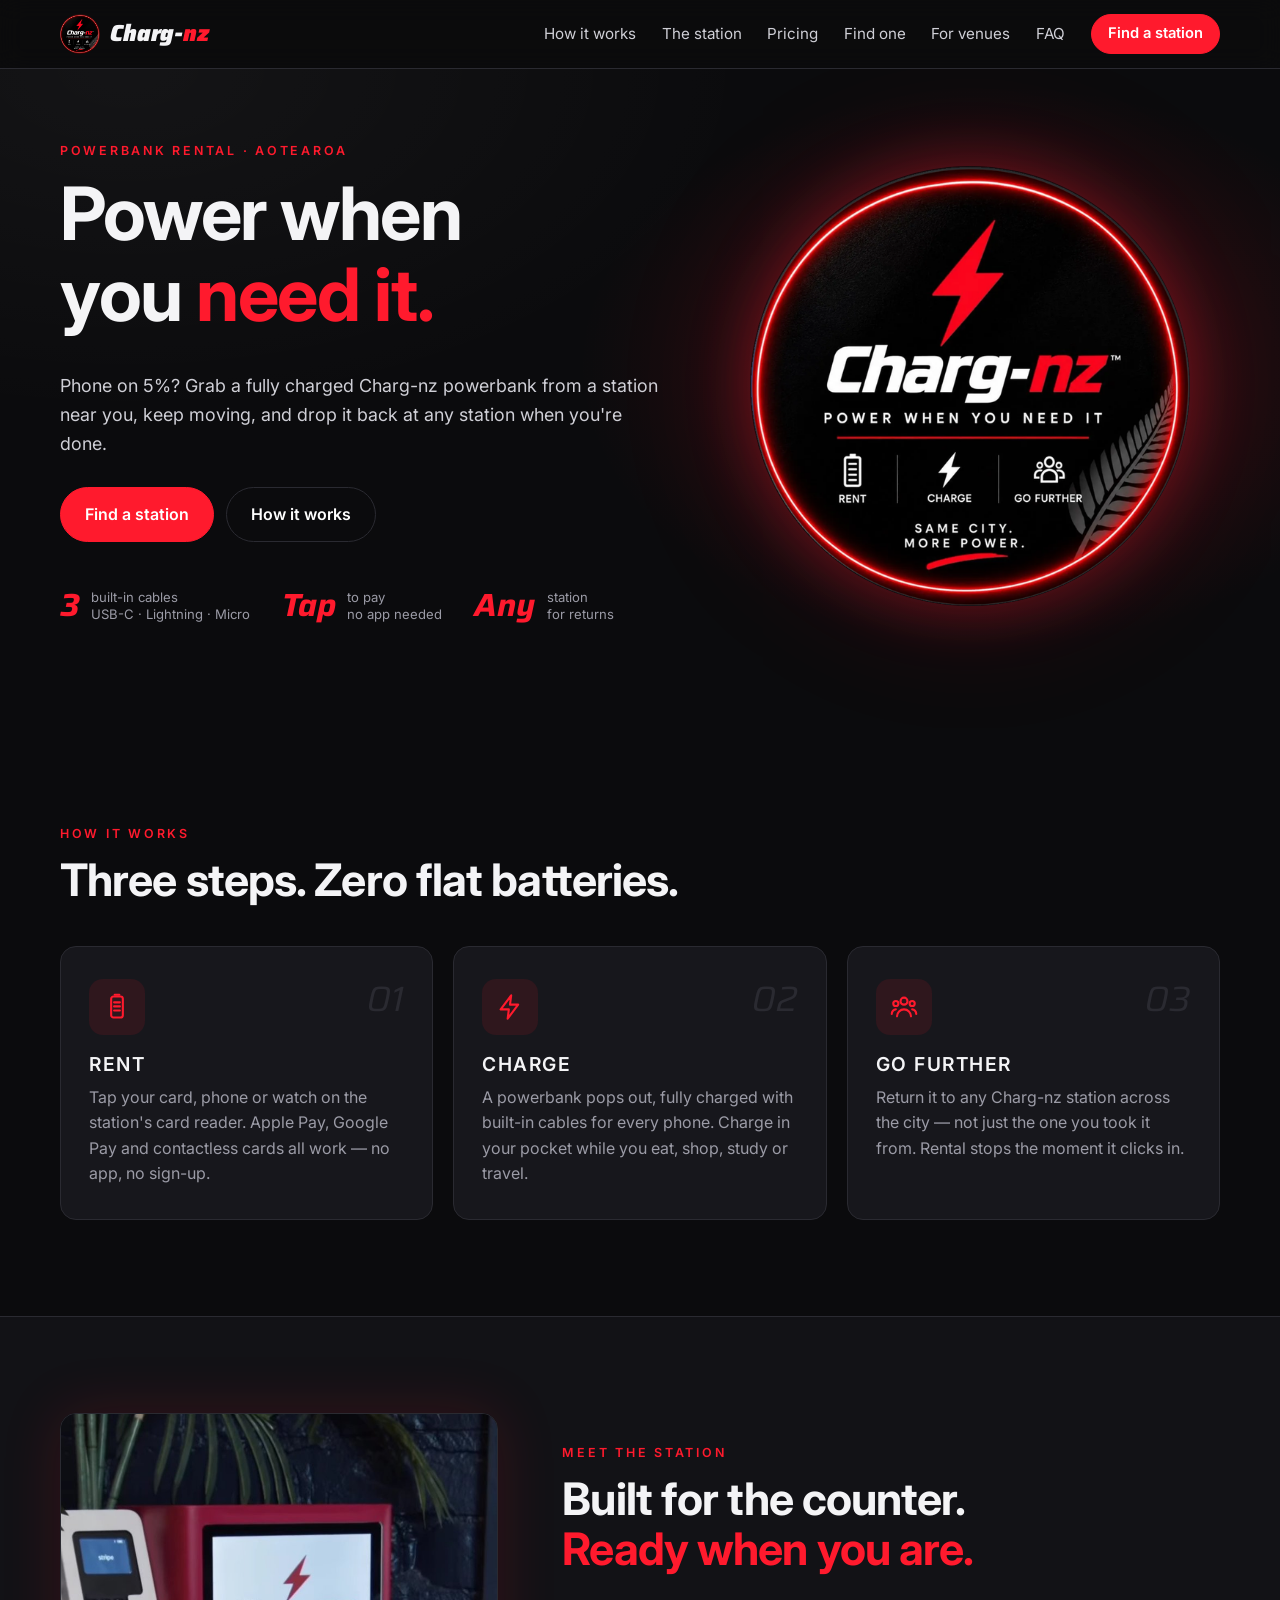
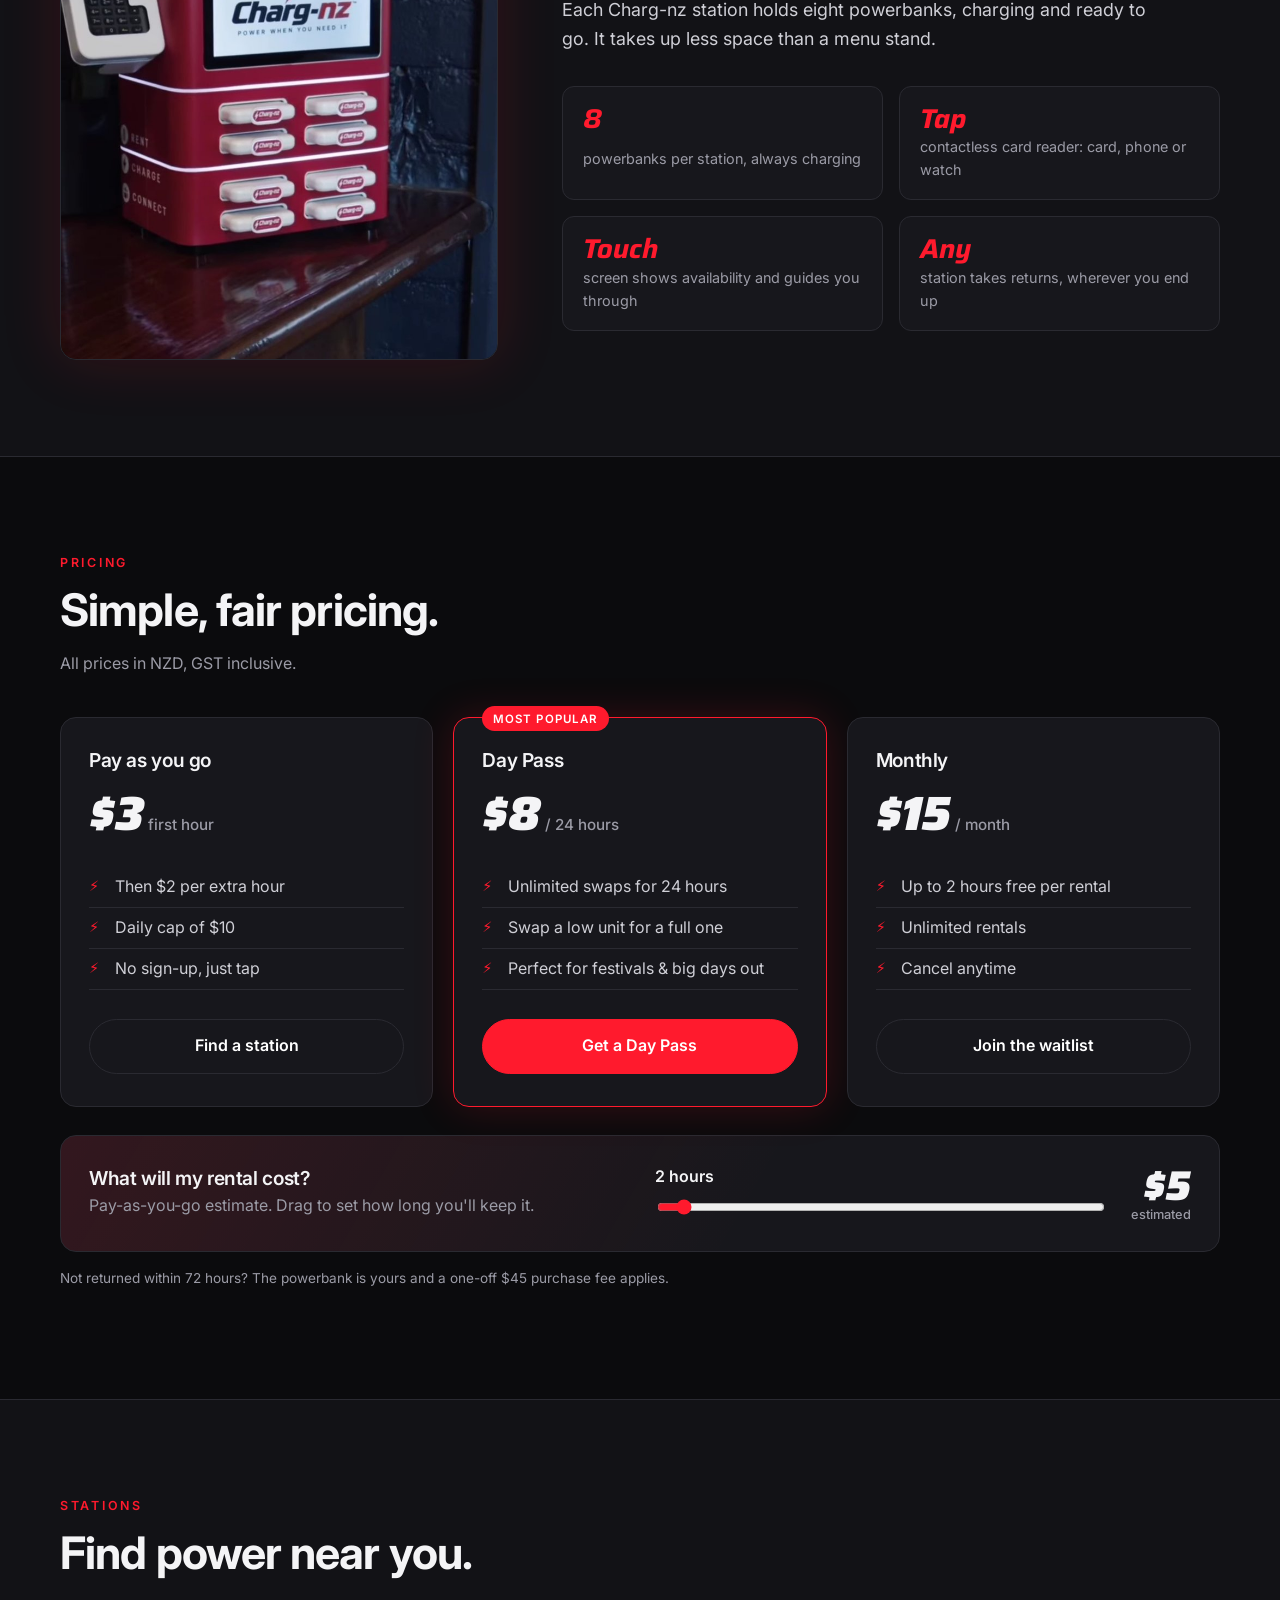
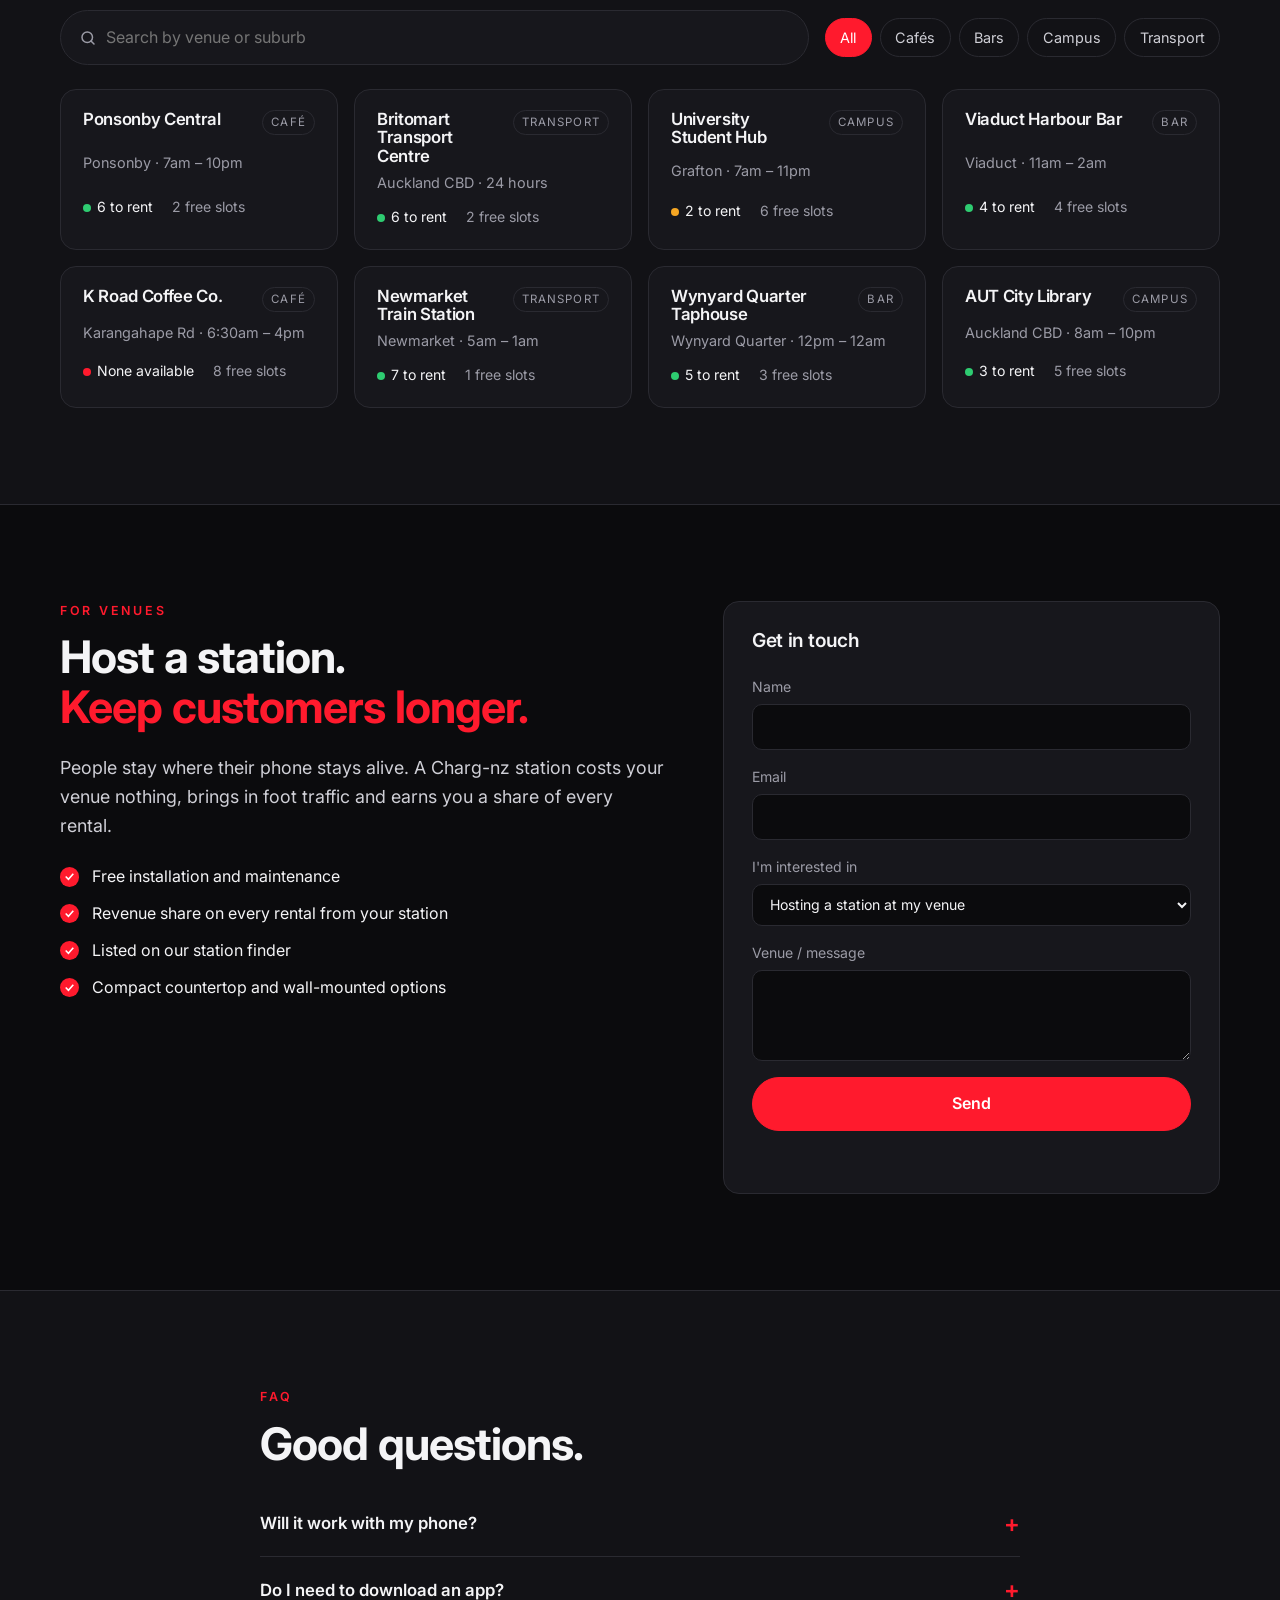
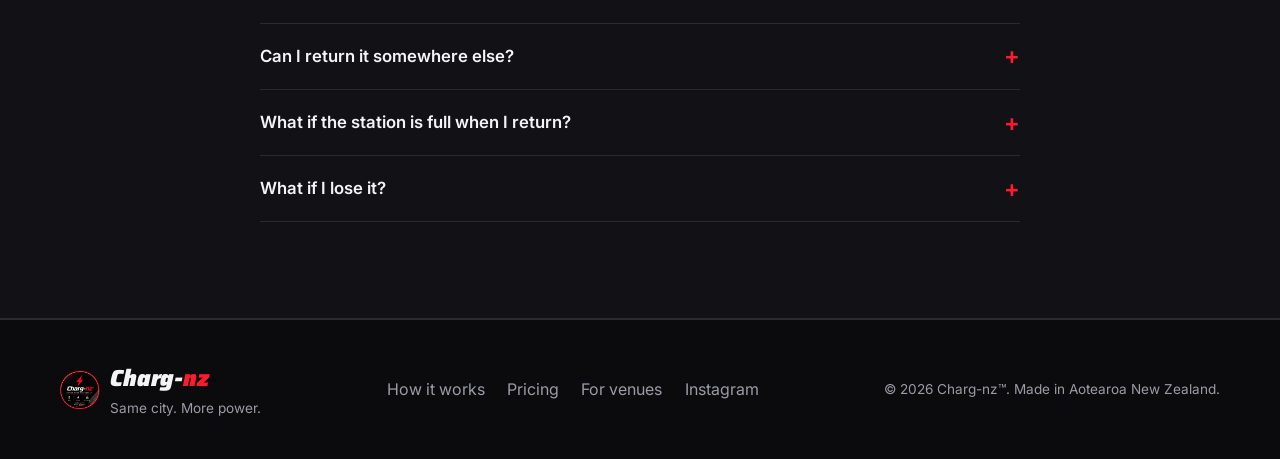
<file: charg-nz-site/index.html>
<!doctype html>
<html lang="en-NZ">
<head>
  <meta charset="utf-8">
  <meta name="viewport" content="width=device-width, initial-scale=1">
  <title>Charg-nz — Power When You Need It</title>
  <meta name="description" content="Charg-nz powerbank rental. Grab a charged powerbank from a station, charge on the go, and drop it back at any station in the city.">
  <meta name="theme-color" content="#0b0b0d">
  <link rel="icon" href="assets/logo.png">
  <link rel="preconnect" href="https://fonts.googleapis.com">
  <link rel="preconnect" href="https://fonts.gstatic.com" crossorigin>
  <link href="https://fonts.googleapis.com/css2?family=Inter:wght@400;500;600;700&family=Saira:ital,wght@1,800;1,900&display=swap" rel="stylesheet">
  <link rel="stylesheet" href="styles.css">
</head>
<body>

<header class="nav" id="top">
  <div class="wrap nav__inner">
    <a href="#top" class="brand" aria-label="Charg-nz home">
      <img src="assets/logo.png" alt="" width="40" height="40">
      <span class="wordmark">Charg-<em>nz</em></span>
    </a>
    <button class="nav__toggle" aria-expanded="false" aria-controls="nav-links" aria-label="Open menu">
      <span></span><span></span><span></span>
    </button>
    <nav id="nav-links" class="nav__links">
      <a href="#how">How it works</a>
      <a href="#station">The station</a>
      <a href="#pricing">Pricing</a>
      <a href="#stations">Find one</a>
      <a href="#partners">For venues</a>
      <a href="#faq">FAQ</a>
      <a href="#stations" class="btn btn--sm">Find a station</a>
    </nav>
  </div>
</header>

<main>
  <!-- HERO -->
  <section class="hero">
    <div class="wrap hero__grid">
      <div class="hero__copy">
        <p class="eyebrow">Powerbank rental · Aotearoa</p>
        <h1>Power when<br>you <span class="red">need it.</span></h1>
        <p class="lead">Phone on 5%? Grab a fully charged Charg-nz powerbank from a station near you, keep moving, and drop it back at any station when you're done.</p>
        <div class="hero__ctas">
          <a href="#stations" class="btn">Find a station</a>
          <a href="#how" class="btn btn--ghost">How it works</a>
        </div>
        <ul class="hero__stats">
          <li><strong>3</strong><span>built-in cables<br>USB-C · Lightning · Micro</span></li>
          <li><strong>Tap</strong><span>to pay<br>no app needed</span></li>
          <li><strong>Any</strong><span>station<br>for returns</span></li>
        </ul>
      </div>
      <div class="hero__art">
        <div class="glow-ring">
          <img src="assets/logo.png" alt="Charg-nz logo: Rent, Charge, Go Further. Same city. More power." width="600" height="600">
        </div>
      </div>
    </div>
  </section>

  <!-- HOW IT WORKS -->
  <section class="section" id="how">
    <div class="wrap">
      <p class="eyebrow">How it works</p>
      <h2>Three steps. Zero flat batteries.</h2>
      <div class="steps">
        <article class="step">
          <div class="step__icon" aria-hidden="true">
            <svg viewBox="0 0 24 24"><rect x="7" y="3" width="10" height="18" rx="2"/><path d="M10 1.5h4M9.5 8h5M9.5 11.5h5M9.5 15h5"/></svg>
          </div>
          <span class="step__num">01</span>
          <h3>Rent</h3>
          <p>Tap your card, phone or watch on the station's card reader. Apple Pay, Google Pay and contactless cards all work — no app, no sign-up.</p>
        </article>
        <article class="step">
          <div class="step__icon" aria-hidden="true">
            <svg viewBox="0 0 24 24"><path d="M13 2 4 14h7l-1 8 9-12h-7z"/></svg>
          </div>
          <span class="step__num">02</span>
          <h3>Charge</h3>
          <p>A powerbank pops out, fully charged with built-in cables for every phone. Charge in your pocket while you eat, shop, study or travel.</p>
        </article>
        <article class="step">
          <div class="step__icon" aria-hidden="true">
            <svg viewBox="0 0 24 24"><circle cx="12" cy="7" r="3"/><circle cx="5" cy="9" r="2.2"/><circle cx="19" cy="9" r="2.2"/><path d="M6 20c0-3.3 2.7-6 6-6s6 2.7 6 6M1.5 18c0-2.2 1.6-4 3.5-4M22.5 18c0-2.2-1.6-4-3.5-4"/></svg>
          </div>
          <span class="step__num">03</span>
          <h3>Go further</h3>
          <p>Return it to any Charg-nz station across the city — not just the one you took it from. Rental stops the moment it clicks in.</p>
        </article>
      </div>
    </div>
  </section>

  <!-- STATION -->
  <section class="section section--alt" id="station">
    <div class="wrap showcase">
      <figure class="showcase__img">
        <img src="assets/station.jpg" alt="A red Charg-nz station on a bar counter, with a touchscreen, eight white powerbanks and a contactless card reader on the side" width="800" height="1380" loading="lazy">
      </figure>
      <div>
        <p class="eyebrow">Meet the station</p>
        <h2>Built for the counter.<br><span class="red">Ready when you are.</span></h2>
        <p class="lead">Each Charg-nz station holds eight powerbanks, charging and ready to go. It takes up less space than a menu stand.</p>
        <ul class="features">
          <li><strong>8</strong><span>powerbanks per station, always charging</span></li>
          <li><strong>Tap</strong><span>contactless card reader: card, phone or watch</span></li>
          <li><strong>Touch</strong><span>screen shows availability and guides you through</span></li>
          <li><strong>Any</strong><span>station takes returns, wherever you end up</span></li>
        </ul>
      </div>
    </div>
  </section>

  <!-- PRICING -->
  <section class="section" id="pricing">
    <div class="wrap">
      <p class="eyebrow">Pricing</p>
      <h2>Simple, fair pricing.</h2>
      <p class="sub">All prices in NZD, GST inclusive.</p>

      <div class="plans">
        <article class="plan">
          <h3>Pay as you go</h3>
          <p class="price"><span data-price="first">$3</span><small> first hour</small></p>
          <ul>
            <li>Then <span data-price="hourly">$2</span> per extra hour</li>
            <li>Daily cap of <span data-price="daily">$10</span></li>
            <li>No sign-up, just tap</li>
          </ul>
          <a href="#stations" class="btn btn--ghost btn--block">Find a station</a>
        </article>
        <article class="plan plan--featured">
          <span class="badge">Most popular</span>
          <h3>Day Pass</h3>
          <p class="price"><span>$8</span><small> / 24 hours</small></p>
          <ul>
            <li>Unlimited swaps for 24 hours</li>
            <li>Swap a low unit for a full one</li>
            <li>Perfect for festivals &amp; big days out</li>
          </ul>
          <a href="#stations" class="btn btn--block">Get a Day Pass</a>
        </article>
        <article class="plan">
          <h3>Monthly</h3>
          <p class="price"><span>$15</span><small> / month</small></p>
          <ul>
            <li>Up to 2 hours free per rental</li>
            <li>Unlimited rentals</li>
            <li>Cancel anytime</li>
          </ul>
          <a href="#contact" class="btn btn--ghost btn--block">Join the waitlist</a>
        </article>
      </div>

      <div class="calc" aria-labelledby="calc-title">
        <div>
          <h3 id="calc-title">What will my rental cost?</h3>
          <p class="muted">Pay-as-you-go estimate. Drag to set how long you'll keep it.</p>
        </div>
        <div class="calc__control">
          <label for="hours"><span id="hours-out">2 hours</span></label>
          <input type="range" id="hours" min="1" max="24" value="2">
        </div>
        <p class="calc__total"><span id="cost-out">$5</span><small>estimated</small></p>
      </div>
      <p class="fine">Not returned within 72 hours? The powerbank is yours and a one-off $45 purchase fee applies.</p>
    </div>
  </section>

  <!-- STATIONS -->
  <section class="section section--alt" id="stations">
    <div class="wrap">
      <p class="eyebrow">Stations</p>
      <h2>Find power near you.</h2>
      <div class="finder">
        <label class="search">
          <svg viewBox="0 0 24 24" aria-hidden="true"><circle cx="11" cy="11" r="7"/><path d="m20 20-4-4"/></svg>
          <input type="search" id="station-search" placeholder="Search by venue or suburb" autocomplete="off">
        </label>
        <div class="chips" role="group" aria-label="Filter by venue type">
          <button class="chip is-active" data-filter="all">All</button>
          <button class="chip" data-filter="Café">Cafés</button>
          <button class="chip" data-filter="Bar">Bars</button>
          <button class="chip" data-filter="Campus">Campus</button>
          <button class="chip" data-filter="Transport">Transport</button>
        </div>
      </div>
      <ul class="stations" id="station-list" aria-live="polite"></ul>
      <p class="empty" id="station-empty" hidden>No stations match that search yet. <a href="#contact">Tell us where you want one.</a></p>
    </div>
  </section>

  <!-- PARTNERS -->
  <section class="section" id="partners">
    <div class="wrap partner">
      <div>
        <p class="eyebrow">For venues</p>
        <h2>Host a station.<br><span class="red">Keep customers longer.</span></h2>
        <p class="lead">People stay where their phone stays alive. A Charg-nz station costs your venue nothing, brings in foot traffic and earns you a share of every rental.</p>
        <ul class="ticks">
          <li>Free installation and maintenance</li>
          <li>Revenue share on every rental from your station</li>
          <li>Listed on our station finder</li>
          <li>Compact countertop and wall-mounted options</li>
        </ul>
      </div>
      <form class="card form" id="contact" novalidate>
        <h3>Get in touch</h3>
        <label>Name<input name="name" required autocomplete="name"></label>
        <label>Email<input name="email" type="email" required autocomplete="email"></label>
        <label>I'm interested in
          <select name="topic">
            <option>Hosting a station at my venue</option>
            <option>Monthly plan waitlist</option>
            <option>Events &amp; festivals</option>
            <option>Something else</option>
          </select>
        </label>
        <label>Venue / message<textarea name="message" rows="3"></textarea></label>
        <button class="btn btn--block" type="submit">Send</button>
        <p class="form__status" role="status"></p>
      </form>
    </div>
  </section>

  <!-- FAQ -->
  <section class="section section--alt" id="faq">
    <div class="wrap narrow">
      <p class="eyebrow">FAQ</p>
      <h2>Good questions.</h2>
      <details>
        <summary>Will it work with my phone?</summary>
        <p>Yes. Every powerbank has built-in USB-C, Lightning and Micro-USB cables, so it charges iPhone, Android, earbuds and most handheld devices.</p>
      </details>
      <details>
        <summary>Do I need to download an app?</summary>
        <p>No. Every station has a contactless card reader. Tap your card, phone or watch, pick your powerbank on the screen, and it unlocks.</p>
      </details>
      <details>
        <summary>Can I return it somewhere else?</summary>
        <p>Absolutely — that's the point. Drop it into any Charg-nz station with a free slot. You'll get a receipt as soon as it's returned.</p>
      </details>
      <details>
        <summary>What if the station is full when I return?</summary>
        <p>The station finder shows free slots in real time. If you arrive and it's full, contact us from the receipt link and we'll pause your rental while you find the next one.</p>
      </details>
      <details>
        <summary>What if I lose it?</summary>
        <p>If a powerbank isn't returned within 72 hours, it's yours to keep and a one-off purchase fee is charged. No further rental fees apply.</p>
      </details>
    </div>
  </section>
</main>

<footer class="footer">
  <div class="wrap footer__inner">
    <div class="brand">
      <img src="assets/logo.png" alt="" width="40" height="40">
      <div>
        <span class="wordmark">Charg-<em>nz</em></span>
        <p class="muted">Same city. More power.</p>
      </div>
    </div>
    <nav class="footer__links" aria-label="Footer">
      <a href="#how">How it works</a>
      <a href="#pricing">Pricing</a>
      <a href="#partners">For venues</a>
      <a href="https://www.instagram.com/" rel="noopener">Instagram</a>
    </nav>
    <p class="muted small">© <span id="year"></span> Charg-nz™. Made in Aotearoa New Zealand.</p>
  </div>
</footer>

<script src="script.js"></script>
</body>
</html>
</file>
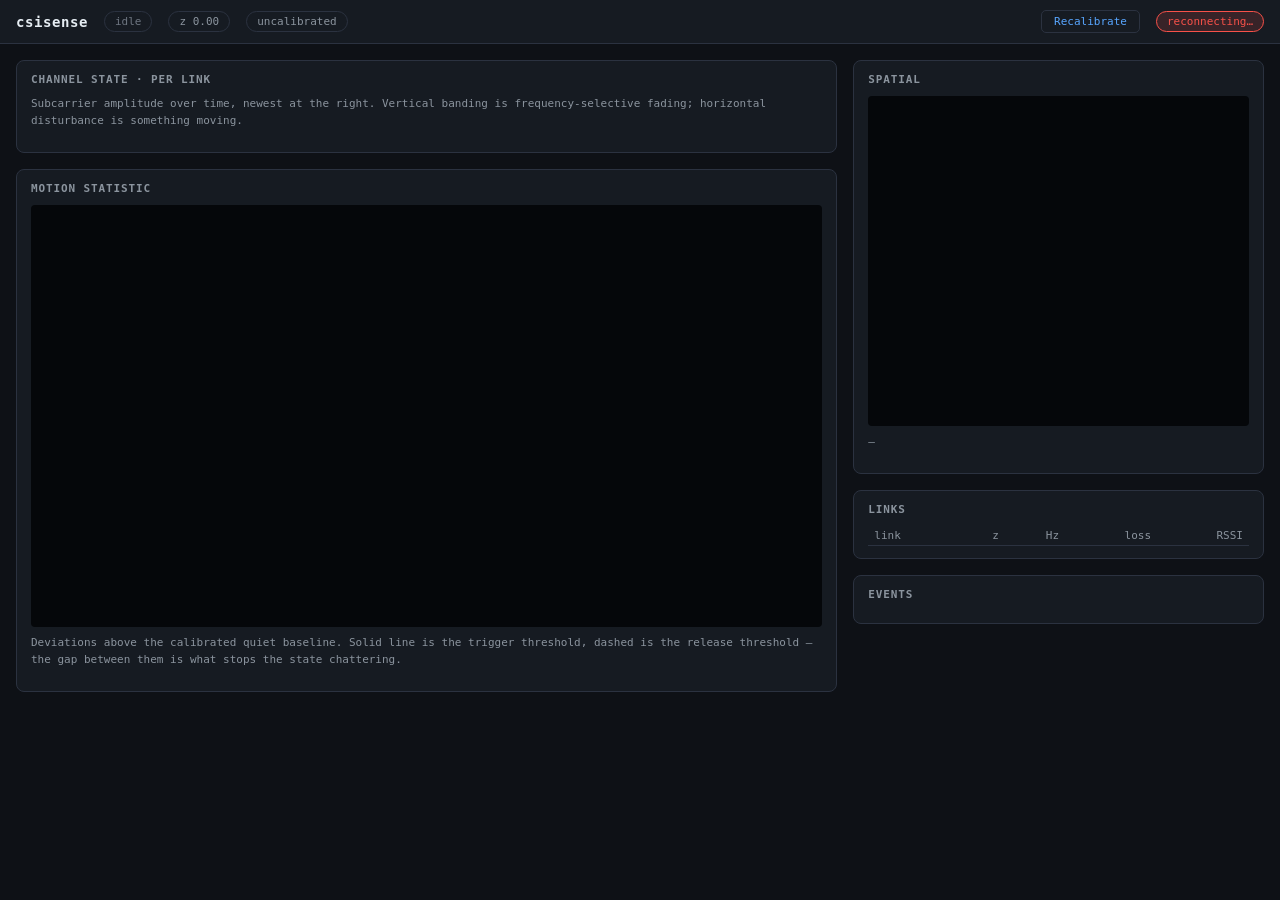
<file: src/csisense/web/static/index.html>
<!doctype html>
<html lang="en">
<head>
<meta charset="utf-8">
<meta name="viewport" content="width=device-width, initial-scale=1">
<title>csisense</title>
<style>
  :root {
    --bg: #0e1116; --panel: #161b22; --line: #2b3240;
    --text: #e6edf3; --dim: #8b949e;
    --idle: #6e7681; --motion: #3fb950; --still: #d29922; --bad: #f85149;
    --accent: #58a6ff;
    font-family: ui-monospace, SFMono-Regular, Menlo, monospace;
  }
  * { box-sizing: border-box; }
  body { margin: 0; background: var(--bg); color: var(--text); font-size: 13px; }
  header {
    display: flex; align-items: center; gap: 16px; flex-wrap: wrap;
    padding: 10px 16px; border-bottom: 1px solid var(--line); background: var(--panel);
    position: sticky; top: 0; z-index: 10;
  }
  h1 { font-size: 14px; margin: 0; font-weight: 600; letter-spacing: .04em; }
  .spacer { flex: 1; }
  .pill {
    padding: 3px 10px; border-radius: 999px; font-size: 11px;
    border: 1px solid var(--line); color: var(--dim);
  }
  .pill.state-motion { background: rgba(63,185,80,.15); color: var(--motion);
    border-color: var(--motion); }
  .pill.state-occupied_still { background: rgba(210,153,34,.15); color: var(--still);
    border-color: var(--still); }
  .pill.state-idle { color: var(--idle); }
  .pill.warn { background: rgba(248,81,73,.15); color: var(--bad); border-color: var(--bad); }
  main { padding: 16px; display: grid; gap: 16px; grid-template-columns: 1fr; }
  @media (min-width: 1100px) { main { grid-template-columns: 2fr 1fr; } }
  section {
    background: var(--panel); border: 1px solid var(--line);
    border-radius: 8px; padding: 12px 14px;
  }
  section > h2 {
    font-size: 11px; text-transform: uppercase; letter-spacing: .08em;
    color: var(--dim); margin: 0 0 10px; font-weight: 600;
  }
  canvas { width: 100%; display: block; border-radius: 4px; background: #05070a; }
  .link-block { margin-bottom: 14px; }
  .link-head {
    display: flex; justify-content: space-between; align-items: baseline;
    margin-bottom: 4px; font-size: 11px; color: var(--dim);
  }
  .link-head b { color: var(--text); font-weight: 600; }
  .unhealthy { color: var(--bad); }
  table { width: 100%; border-collapse: collapse; font-size: 11px; }
  th, td { text-align: right; padding: 3px 6px; border-bottom: 1px solid var(--line); }
  th:first-child, td:first-child { text-align: left; }
  th { color: var(--dim); font-weight: 500; }
  .caption { color: var(--dim); font-size: 11px; margin-top: 8px; line-height: 1.5; }
  .notice {
    border-left: 2px solid var(--still); padding: 8px 10px; margin-top: 8px;
    background: rgba(210,153,34,.08); color: var(--dim); line-height: 1.5;
  }
  #events { max-height: 260px; overflow-y: auto; font-size: 11px; }
  #events div { padding: 3px 0; border-bottom: 1px solid var(--line); color: var(--dim); }
  #events b { color: var(--text); }
  button {
    background: transparent; color: var(--accent); border: 1px solid var(--line);
    border-radius: 5px; padding: 4px 12px; font: inherit; font-size: 11px; cursor: pointer;
  }
  button:hover { border-color: var(--accent); }
</style>
</head>
<body>
<header>
  <h1>csisense</h1>
  <span id="state" class="pill state-idle">idle</span>
  <span id="stat" class="pill">z 0.00</span>
  <span id="calib" class="pill">uncalibrated</span>
  <span class="spacer"></span>
  <button id="recalibrate">Recalibrate</button>
  <span id="conn" class="pill">connecting…</span>
</header>

<main>
  <div style="display:grid;gap:16px">
    <section>
      <h2>Channel state · per link</h2>
      <div id="waterfalls"></div>
      <p class="caption">
        Subcarrier amplitude over time, newest at the right. Vertical banding is
        frequency-selective fading; horizontal disturbance is something moving.
      </p>
    </section>

    <section>
      <h2>Motion statistic</h2>
      <canvas id="trace" height="160"></canvas>
      <p class="caption">
        Deviations above the calibrated quiet baseline. Solid line is the
        trigger threshold, dashed is the release threshold — the gap between
        them is what stops the state chattering.
      </p>
    </section>
  </div>

  <div style="display:grid;gap:16px;align-content:start">
    <section>
      <h2>Spatial</h2>
      <canvas id="rti" height="260"></canvas>
      <p class="caption" id="rti-caption">—</p>
      <div class="notice" id="rti-notice" hidden></div>
    </section>

    <section>
      <h2>Links</h2>
      <table id="links">
        <thead><tr><th>link</th><th>z</th><th>Hz</th><th>loss</th><th>RSSI</th></tr></thead>
        <tbody></tbody>
      </table>
    </section>

    <section>
      <h2>Events</h2>
      <div id="events"></div>
    </section>
  </div>
</main>

<script>
"use strict";

const el = (id) => document.getElementById(id);
const waterfalls = new Map();   // link_id -> {canvas, ctx, buffer, bctx, head}
const traces = new Map();       // link_id -> number[]  (client-side scrollback)
const eventLog = [];            // newest last
const ellipseCache = new Map(); // link_id -> static ellipse points
const TRACE_HISTORY = 300;
let latest = null;

// --- connection -----------------------------------------------------------

function connect() {
  const proto = location.protocol === "https:" ? "wss:" : "ws:";
  const ws = new WebSocket(`${proto}//${location.host}/ws/live`);

  ws.onopen = () => { el("conn").textContent = "live"; el("conn").className = "pill"; };
  ws.onclose = () => {
    el("conn").textContent = "reconnecting…";
    el("conn").className = "pill warn";
    setTimeout(connect, 1000);
  };
  ws.onmessage = (ev) => {
    const msg = JSON.parse(ev.data);
    // Traces and events arrive incrementally; the client keeps the history.
    if (msg.full) { traces.clear(); eventLog.length = 0; }
    for (const [linkId, values] of Object.entries(msg.traces || {})) {
      const buf = traces.get(linkId) || [];
      buf.push(...values);
      if (buf.length > TRACE_HISTORY) buf.splice(0, buf.length - TRACE_HISTORY);
      traces.set(linkId, buf);
    }
    for (const e of msg.events || []) eventLog.push(e);
    if (eventLog.length > 60) eventLog.splice(0, eventLog.length - 60);
    latest = msg;
    render(msg);
  };
}

el("recalibrate").onclick = async () => {
  await fetch("/api/calibrate", { method: "POST" });
};

// --- waterfall ------------------------------------------------------------

function ensureWaterfall(linkId) {
  let entry = waterfalls.get(linkId);
  if (entry) return entry;

  const block = document.createElement("div");
  block.className = "link-block";
  const head = document.createElement("div");
  head.className = "link-head";
  head.innerHTML = `<b>${linkId}</b><span class="meta"></span>`;
  const canvas = document.createElement("canvas");
  canvas.height = 96;
  block.append(head, canvas);
  el("waterfalls").append(block);

  entry = { canvas, ctx: canvas.getContext("2d"), head: head.querySelector(".meta") };
  waterfalls.set(linkId, entry);
  return entry;
}

// Perceptually ordered ramp: dark -> blue -> green -> yellow. Monotonic in
// lightness so intensity reads correctly in greyscale too.
function colour(v) {
  const stops = [
    [0.00, 5, 7, 10], [0.25, 20, 50, 90], [0.50, 30, 120, 130],
    [0.75, 90, 190, 90], [1.00, 250, 230, 130],
  ];
  for (let i = 1; i < stops.length; i++) {
    if (v <= stops[i][0]) {
      const [p0, r0, g0, b0] = stops[i - 1], [p1, r1, g1, b1] = stops[i];
      const t = (v - p0) / (p1 - p0);
      return [r0 + (r1 - r0) * t, g0 + (g1 - g0) * t, b0 + (b1 - b0) * t];
    }
  }
  return [250, 230, 130];
}

const HISTORY = 512;   // columns of scrollback kept client-side

// The server sends only the columns added since the last tick -- usually one.
// Each link keeps its own offscreen buffer and scrolls it left, which is both
// far cheaper than redrawing history and the reason the uplink stays at a few
// kB/s instead of megabytes.
function drawWaterfall(linkId, wf, meta, isFull) {
  const entry = ensureWaterfall(linkId);
  const { canvas, ctx, head } = entry;
  const { rows, cols, data } = wf;
  if (!rows || !cols) return;

  if (!entry.buffer || entry.buffer.height !== cols) {
    entry.buffer = document.createElement("canvas");
    entry.buffer.width = HISTORY;
    entry.buffer.height = cols;
    entry.bctx = entry.buffer.getContext("2d");
    entry.bctx.fillStyle = "#05070a";
    entry.bctx.fillRect(0, 0, HISTORY, cols);
  }
  const bctx = entry.bctx;

  if (isFull) {
    bctx.fillStyle = "#05070a";
    bctx.fillRect(0, 0, HISTORY, cols);
  } else {
    // Scroll left by the number of new columns.
    bctx.drawImage(entry.buffer, -rows, 0);
  }

  // Rows are time (oldest first), cols are subcarriers. Drawn transposed so
  // time runs left-to-right, which is how a spectrogram is normally read.
  const img = bctx.createImageData(rows, cols);
  for (let t = 0; t < rows; t++) {
    for (let c = 0; c < cols; c++) {
      const v = data[t * cols + c] / 255;
      const [r, g, b] = colour(v);
      const px = ((cols - 1 - c) * rows + t) * 4;
      img.data[px] = r; img.data[px + 1] = g; img.data[px + 2] = b; img.data[px + 3] = 255;
    }
  }
  bctx.putImageData(img, HISTORY - rows, 0);

  const width = canvas.clientWidth || 600;
  if (canvas.width !== width) canvas.width = width;
  ctx.imageSmoothingEnabled = false;
  ctx.drawImage(entry.buffer, 0, 0, canvas.width, canvas.height);

  if (meta) {
    const cls = meta.healthy ? "" : "unhealthy";
    head.innerHTML = `<span class="${cls}">` +
      `${meta.rate_hz.toFixed(0)} Hz · ${meta.loss_pct_1m.toFixed(1)}% loss · ` +
      `${meta.rssi.toFixed(0)} dBm · gain ${meta.gain_locked ? "locked" : "free"}` +
      `</span>`;
  }
}

// --- motion trace ---------------------------------------------------------

function drawTrace(state) {
  const canvas = el("trace");
  const width = canvas.clientWidth || 600;
  if (canvas.width !== width) canvas.width = width;
  const ctx = canvas.getContext("2d");
  const h = canvas.height;

  ctx.fillStyle = "#05070a";
  ctx.fillRect(0, 0, width, h);

  const series = [...traces.entries()];
  if (!series.length) return;

  let peak = Math.max(state.k_on * 1.4, 4);
  for (const [, values] of series) for (const v of values) peak = Math.max(peak, v);
  const y = (v) => h - (v / peak) * (h - 12) - 6;

  // Thresholds first, so the traces draw over them.
  ctx.strokeStyle = "#f85149"; ctx.lineWidth = 1; ctx.setLineDash([]);
  ctx.beginPath(); ctx.moveTo(0, y(state.k_on)); ctx.lineTo(width, y(state.k_on)); ctx.stroke();
  ctx.strokeStyle = "#d29922"; ctx.setLineDash([4, 4]);
  ctx.beginPath(); ctx.moveTo(0, y(state.k_off)); ctx.lineTo(width, y(state.k_off)); ctx.stroke();
  ctx.setLineDash([]);

  const palette = ["#58a6ff", "#3fb950", "#d29922", "#bc8cff", "#f85149"];
  series.forEach(([linkId, values], i) => {
    ctx.strokeStyle = palette[i % palette.length];
    ctx.lineWidth = 1.5;
    ctx.beginPath();
    values.forEach((v, j) => {
      const px = (j / Math.max(values.length - 1, 1)) * width;
      j ? ctx.lineTo(px, y(v)) : ctx.moveTo(px, y(v));
    });
    ctx.stroke();
    ctx.fillStyle = palette[i % palette.length];
    ctx.font = "10px ui-monospace, monospace";
    ctx.fillText(linkId, 6, 12 + i * 12);
  });

  ctx.fillStyle = "#8b949e";
  ctx.font = "10px ui-monospace, monospace";
  ctx.fillText(`k_on ${state.k_on}`, width - 62, y(state.k_on) - 3);
}

// --- spatial panel --------------------------------------------------------

function drawRti(rti) {
  const canvas = el("rti");
  const width = canvas.clientWidth || 320;
  if (canvas.width !== width) canvas.width = width;
  const ctx = canvas.getContext("2d");
  const h = canvas.height;
  ctx.fillStyle = "#05070a";
  ctx.fillRect(0, 0, width, h);

  if (!rti) { el("rti-caption").textContent = "no geometry configured"; return; }
  el("rti-caption").textContent = rti.caption || "";

  const notice = el("rti-notice");
  if (!rti.enabled && rti.reason) {
    notice.hidden = false;
    notice.textContent = rti.reason;
  } else {
    notice.hidden = true;
  }

  const room = rti.room || [5, 4];
  const pad = 14;
  const scale = Math.min((width - 2 * pad) / room[0], (h - 2 * pad) / room[1]);
  const X = (x) => pad + x * scale;
  const Y = (y) => h - pad - y * scale;

  ctx.strokeStyle = "#2b3240";
  ctx.strokeRect(X(0), Y(room[1]), room[0] * scale, room[1] * scale);

  if (rti.image) {
    // Confidence drives alpha, so regions the geometry cannot constrain fade
    // out rather than rendering as a confident blob. No contours: a contour
    // implies an edge, and this data has none.
    const [ny, nx] = rti.shape;
    const cw = (room[0] * scale) / nx, ch = (room[1] * scale) / ny;
    for (let j = 0; j < ny; j++) {
      for (let i = 0; i < nx; i++) {
        const v = rti.image[j * nx + i] / 255;
        const conf = rti.confidence[j * nx + i] / 255;
        if (v < 0.15) continue;
        const [r, g, b] = colour(v);
        ctx.fillStyle = `rgba(${r|0},${g|0},${b|0},${(v * conf).toFixed(3)})`;
        ctx.fillRect(X(i * room[0] / nx), Y((j + 1) * room[1] / ny), cw + 1, ch + 1);
      }
    }
    if (rti.peak_xy) {
      ctx.strokeStyle = "#e6edf3"; ctx.lineWidth = 1.5;
      ctx.beginPath();
      ctx.arc(X(rti.peak_xy[0]), Y(rti.peak_xy[1]), 5, 0, 2 * Math.PI);
      ctx.stroke();
    }
  } else if (rti.ellipses) {
    // The honest low-link view: a disturbance on a link means something is
    // somewhere on that curve. No point estimate is drawn, because none exists.
    for (const e of rti.ellipses) {
      // Points arrive only on a full payload; keep them across updates.
      if (e.points) ellipseCache.set(e.link_id, e.points);
      const points = e.points || ellipseCache.get(e.link_id);
      if (!points) continue;
      const hot = Math.min(Math.max(e.z / 8, 0), 1);
      ctx.strokeStyle = `rgba(${88 + hot * 160},${166 - hot * 80},${255 - hot * 160},${0.25 + hot * 0.7})`;
      ctx.lineWidth = 1 + hot * 2;
      ctx.beginPath();
      points.forEach(([x, y], i) => (i ? ctx.lineTo(X(x), Y(y)) : ctx.moveTo(X(x), Y(y))));
      ctx.closePath();
      ctx.stroke();
    }
    for (const n of rti.nodes || []) {
      ctx.fillStyle = "#58a6ff";
      ctx.beginPath();
      ctx.arc(X(n.xy[0]), Y(n.xy[1]), 3.5, 0, 2 * Math.PI);
      ctx.fill();
    }
  }
}

// --- render ---------------------------------------------------------------

function render(state) {
  const badge = el("state");
  badge.textContent = state.presence.replace("_", " ");
  badge.className = `pill state-${state.presence}`;

  el("stat").textContent = `z ${state.motion_stat.toFixed(2)}`;

  const calib = el("calib");
  if (state.blind) {
    calib.textContent = "no healthy link";
    calib.className = "pill warn";
  } else if (!state.calibrated) {
    const pct = (state.calibration_progress * 100).toFixed(0);
    calib.textContent = state.calibration_progress > 0
      ? `calibrating ${pct}%` : "uncalibrated";
    calib.className = "pill warn";
  } else {
    calib.textContent = "calibrated";
    calib.className = "pill";
  }

  for (const [linkId, wf] of Object.entries(state.waterfall || {})) {
    drawWaterfall(linkId, wf, (state.links || {})[linkId], state.full);
  }
  drawTrace(state);
  drawRti(state.rti);

  const tbody = el("links").querySelector("tbody");
  tbody.innerHTML = "";
  for (const [linkId, m] of Object.entries(state.links || {})) {
    const tr = document.createElement("tr");
    if (!m.healthy) tr.className = "unhealthy";
    tr.innerHTML = `<td>${linkId}</td><td>${m.z.toFixed(2)}</td>` +
      `<td>${m.rate_hz.toFixed(0)}</td><td>${m.loss_pct_1m.toFixed(1)}%</td>` +
      `<td>${m.rssi.toFixed(0)}</td>`;
    tbody.append(tr);
  }

  const events = el("events");
  events.innerHTML = "";
  for (const e of eventLog.slice().reverse()) {
    const div = document.createElement("div");
    if (e.kind === "presence") {
      div.innerHTML = `<b>${e.previous} → ${e.state}</b> z=${e.stat} (${e.reason})`;
    } else if (e.kind === "gesture") {
      div.innerHTML = `<b>${e.gesture}</b> ${(e.confidence * 100).toFixed(0)}% [${e.tier}]`;
    } else {
      div.textContent = `${e.link_id} ${e.rate_hz} Hz, ${e.loss_pct_1m}% loss`;
    }
    events.append(div);
  }
}

// Re-render on resize without consuming the buffer again: the incremental
// columns have already been drawn, so only the blit needs repeating.
window.addEventListener("resize", () => {
  for (const entry of waterfalls.values()) {
    if (!entry.buffer) continue;
    const w = entry.canvas.clientWidth || 600;
    if (entry.canvas.width !== w) entry.canvas.width = w;
    entry.ctx.imageSmoothingEnabled = false;
    entry.ctx.drawImage(entry.buffer, 0, 0, entry.canvas.width, entry.canvas.height);
  }
  if (latest) { drawTrace(latest); drawRti(latest.rti); }
});
connect();
</script>
</body>
</html>
</file>
<file: charg-nz-site/styles.css>
:root {
  --bg: #0b0b0d;
  --bg-alt: #121216;
  --card: #17171c;
  --line: #2a2a31;
  --text: #f4f4f6;
  --muted: #9b9ba6;
  --red: #ff1a2d;
  --red-deep: #c50f1f;
  --glow: 0 0 24px rgba(255, 26, 45, .45);
  --radius: 16px;
  --font: "Inter", system-ui, -apple-system, "Segoe UI", sans-serif;
  --display: "Saira", "Inter", sans-serif;
}

*, *::before, *::after { box-sizing: border-box; }
html { scroll-behavior: smooth; scroll-padding-top: 80px; }
body {
  margin: 0;
  background: var(--bg);
  color: var(--text);
  font: 400 16px/1.6 var(--font);
  -webkit-font-smoothing: antialiased;
}
img { max-width: 100%; height: auto; display: block; }
a { color: inherit; }
h1, h2, h3 { line-height: 1.1; margin: 0 0 .5em; letter-spacing: -.02em; }
h1 { font-size: clamp(2.6rem, 6vw, 4.6rem); font-weight: 700; }
h2 { font-size: clamp(1.9rem, 4vw, 2.8rem); font-weight: 700; }
h3 { font-size: 1.2rem; font-weight: 600; }
p { margin: 0 0 1em; }

.wrap { width: min(1160px, 100% - 32px); margin-inline: auto; }
.narrow { max-width: 760px; }
.red { color: var(--red); }
.muted { color: var(--muted); }
.small { font-size: .85rem; }
.eyebrow {
  color: var(--red); text-transform: uppercase; letter-spacing: .22em;
  font-size: .78rem; font-weight: 600; margin-bottom: .8rem;
}
.lead { font-size: 1.12rem; color: #cfcfd6; max-width: 34em; }
.sub { color: var(--muted); margin-top: -.4em; }
.wordmark {
  font-family: var(--display); font-style: italic; font-weight: 900;
  font-size: 1.45rem; letter-spacing: -.01em;
}
.wordmark em { color: var(--red); font-style: inherit; }

/* Buttons */
.btn {
  display: inline-flex; align-items: center; justify-content: center; gap: .5em;
  padding: .85em 1.5em; border-radius: 999px; border: 1.5px solid var(--red);
  background: var(--red); color: #fff; font-weight: 600; text-decoration: none;
  cursor: pointer; font: inherit; font-weight: 600;
  transition: box-shadow .2s, transform .2s, background .2s;
}
.btn:hover { box-shadow: var(--glow); transform: translateY(-1px); }
.btn:focus-visible, .chip:focus-visible, summary:focus-visible { outline: 2px solid #fff; outline-offset: 3px; }
.btn--ghost { background: transparent; border-color: var(--line); }
.btn--ghost:hover { border-color: var(--red); }
.btn--sm { padding: .5em 1.1em; font-size: .92rem; }
.btn--block { width: 100%; }

/* Nav */
.nav {
  position: sticky; top: 0; z-index: 50;
  background: rgba(11, 11, 13, .82); backdrop-filter: blur(12px);
  border-bottom: 1px solid var(--line);
}
.nav__inner { display: flex; align-items: center; justify-content: space-between; height: 68px; }
.brand { display: flex; align-items: center; gap: .65rem; text-decoration: none; }
.brand img { width: 40px; height: 40px; }
.nav__links { display: flex; align-items: center; gap: 1.6rem; }
.nav__links a:not(.btn) { text-decoration: none; color: #cfcfd6; font-size: .95rem; }
.nav__links a:not(.btn):hover { color: #fff; }
.nav__toggle { display: none; background: none; border: 0; padding: 8px; cursor: pointer; }
.nav__toggle span { display: block; width: 22px; height: 2px; background: #fff; margin: 5px 0; transition: .2s; }

/* Hero */
.hero {
  position: relative; overflow: hidden; padding: 72px 0 96px;
  background:
    radial-gradient(600px 400px at 78% 45%, rgba(255, 26, 45, .18), transparent 70%),
    radial-gradient(900px 500px at 10% 0%, rgba(255, 255, 255, .04), transparent 70%);
}
.hero__grid { display: grid; grid-template-columns: 1.1fr .9fr; gap: 48px; align-items: center; }
.hero__ctas { display: flex; gap: 12px; flex-wrap: wrap; margin: 1.8rem 0 2.4rem; }
.hero__stats { list-style: none; padding: 0; margin: 0; display: flex; gap: 2rem; flex-wrap: wrap; }
.hero__stats li { display: flex; align-items: center; gap: .7rem; }
.hero__stats strong { font-family: var(--display); font-style: italic; font-size: 2rem; color: var(--red); }
.hero__stats span { font-size: .82rem; color: var(--muted); line-height: 1.3; }
.hero__art { display: grid; place-items: center; }
.glow-ring {
  width: min(440px, 100%); aspect-ratio: 1; border-radius: 50%;
  box-shadow: 0 0 60px rgba(255, 26, 45, .35), 0 0 140px rgba(255, 26, 45, .15);
  animation: float 6s ease-in-out infinite;
}
.glow-ring img { width: 100%; border-radius: 50%; }
@keyframes float { 50% { transform: translateY(-12px); } }

/* Sections */
.section { padding: 96px 0; }
.section--alt { background: var(--bg-alt); border-block: 1px solid var(--line); }

/* Steps */
.steps { display: grid; grid-template-columns: repeat(3, 1fr); gap: 20px; margin-top: 2.5rem; }
.step {
  position: relative; background: var(--card); border: 1px solid var(--line);
  border-radius: var(--radius); padding: 32px 28px;
  transition: border-color .2s, transform .2s;
}
.step:hover { border-color: var(--red); transform: translateY(-4px); }
.step__icon {
  width: 56px; height: 56px; border-radius: 14px; display: grid; place-items: center;
  background: rgba(255, 26, 45, .1); margin-bottom: 1.2rem;
}
.step__icon svg { width: 28px; height: 28px; fill: none; stroke: var(--red); stroke-width: 1.8; stroke-linecap: round; stroke-linejoin: round; }
.step__num { position: absolute; top: 24px; right: 28px; font-family: var(--display); font-style: italic; font-size: 2.2rem; color: #2a2a31; }
.step h3 { text-transform: uppercase; letter-spacing: .08em; }
.step p { color: var(--muted); margin: 0; }

/* Pricing */
.plans { display: grid; grid-template-columns: repeat(3, 1fr); gap: 20px; margin-top: 2.5rem; align-items: stretch; }
.plan {
  position: relative; display: flex; flex-direction: column;
  background: var(--card); border: 1px solid var(--line); border-radius: var(--radius); padding: 32px 28px;
}
.plan--featured { border-color: var(--red); box-shadow: 0 0 40px rgba(255, 26, 45, .18); }
.badge {
  position: absolute; top: -12px; left: 28px; background: var(--red); color: #fff;
  font-size: .72rem; font-weight: 600; text-transform: uppercase; letter-spacing: .1em;
  padding: .3em .9em; border-radius: 999px;
}
.price { font-family: var(--display); font-style: italic; font-weight: 900; font-size: 3rem; margin: .2em 0 .6em; line-height: 1; }
.price small { font-family: var(--font); font-style: normal; font-weight: 500; font-size: .95rem; color: var(--muted); }
.plan ul { list-style: none; padding: 0; margin: 0 0 1.8rem; flex: 1; }
.plan li { padding: .45em 0 .45em 1.6em; position: relative; color: #cfcfd6; border-bottom: 1px solid var(--line); }
.plan li::before { content: "⚡"; position: absolute; left: 0; color: var(--red); font-size: .9em; }

.calc {
  display: grid; grid-template-columns: 1.2fr 1fr auto; gap: 28px; align-items: center;
  margin-top: 28px; padding: 28px; border-radius: var(--radius);
  background: linear-gradient(120deg, rgba(255, 26, 45, .12), transparent 60%), var(--card);
  border: 1px solid var(--line);
}
.calc h3 { margin-bottom: .2em; }
.calc p { margin: 0; }
.calc__control label { display: block; font-weight: 600; margin-bottom: .5rem; }
.calc__total { font-family: var(--display); font-style: italic; font-weight: 900; font-size: 2.6rem; line-height: 1; text-align: right; }
.calc__total small { display: block; font: 500 .8rem var(--font); color: var(--muted); }
input[type="range"] { width: 100%; accent-color: var(--red); }
.fine { color: var(--muted); font-size: .85rem; margin-top: 1rem; }

/* Stations */
.finder { display: flex; gap: 16px; flex-wrap: wrap; align-items: center; margin: 2rem 0 1.5rem; }
.search {
  flex: 1 1 280px; display: flex; align-items: center; gap: .6rem;
  background: var(--card); border: 1px solid var(--line); border-radius: 999px; padding: 0 1.1rem;
}
.search:focus-within { border-color: var(--red); }
.search svg { width: 18px; height: 18px; fill: none; stroke: var(--muted); stroke-width: 2; stroke-linecap: round; flex: none; }
.search input { flex: 1; background: none; border: 0; color: var(--text); font: inherit; padding: .85em 0; outline: none; min-width: 0; }
.chips { display: flex; gap: 8px; flex-wrap: wrap; }
.chip {
  background: transparent; color: #cfcfd6; border: 1px solid var(--line); border-radius: 999px;
  padding: .5em 1em; font: inherit; font-size: .9rem; cursor: pointer;
}
.chip:hover { border-color: #555; }
.chip.is-active { background: var(--red); border-color: var(--red); color: #fff; }
.stations { list-style: none; padding: 0; margin: 0; display: grid; grid-template-columns: repeat(auto-fill, minmax(260px, 1fr)); gap: 16px; }
.station {
  background: var(--card); border: 1px solid var(--line); border-radius: var(--radius); padding: 20px 22px;
  display: grid; gap: .35rem;
}
.station__top { display: flex; justify-content: space-between; align-items: start; gap: 1rem; }
.station h3 { margin: 0; font-size: 1.05rem; }
.station__type { font-size: .72rem; text-transform: uppercase; letter-spacing: .1em; color: var(--muted); border: 1px solid var(--line); border-radius: 999px; padding: .2em .7em; white-space: nowrap; }
.station__meta { color: var(--muted); font-size: .9rem; margin: 0; }
.station__avail { display: flex; gap: 1.2rem; font-size: .88rem; margin-top: .4rem; }
.dot { display: inline-block; width: 8px; height: 8px; border-radius: 50%; margin-right: .4em; background: #2ecc71; }
.dot--low { background: #f5a623; }
.dot--none { background: var(--red); }
.empty { color: var(--muted); }

/* Partners */
.partner { display: grid; grid-template-columns: 1.1fr .9fr; gap: 56px; align-items: start; }
.ticks { list-style: none; padding: 0; margin: 1.5rem 0 0; display: grid; gap: .7rem; }
.ticks li { padding-left: 2rem; position: relative; }
.ticks li::before {
  content: ""; position: absolute; left: 0; top: .2em; width: 1.2rem; height: 1.2rem; border-radius: 50%;
  background: var(--red) url("data:image/svg+xml,%3Csvg xmlns='http://www.w3.org/2000/svg' viewBox='0 0 24 24' fill='none' stroke='white' stroke-width='3'%3E%3Cpath d='m5 12 5 5 9-10'/%3E%3C/svg%3E") center/70% no-repeat;
}
.card { background: var(--card); border: 1px solid var(--line); border-radius: var(--radius); padding: 28px; }
.form { display: grid; gap: 1rem; }
.form label { display: grid; gap: .35rem; font-size: .88rem; color: var(--muted); }
.form input, .form select, .form textarea {
  background: var(--bg); color: var(--text); border: 1px solid var(--line); border-radius: 10px;
  padding: .75em .9em; font: inherit; width: 100%;
}
.form input:focus, .form select:focus, .form textarea:focus { outline: none; border-color: var(--red); }
.form [aria-invalid="true"] { border-color: var(--red); }
.form__status { margin: 0; font-size: .9rem; min-height: 1.2em; }

/* FAQ */
details { border-bottom: 1px solid var(--line); }
summary {
  cursor: pointer; list-style: none; padding: 1.2rem 2rem 1.2rem 0; font-weight: 600; font-size: 1.05rem; position: relative;
}
summary::-webkit-details-marker { display: none; }
summary::after { content: "+"; position: absolute; right: 0; top: 50%; transform: translateY(-50%); color: var(--red); font-size: 1.5rem; transition: transform .2s; }
details[open] summary::after { transform: translateY(-50%) rotate(45deg); }
details p { color: var(--muted); padding-bottom: 1rem; margin: 0; }

/* Footer */
.footer { border-top: 1px solid var(--line); padding: 40px 0; }
.footer__inner { display: flex; justify-content: space-between; align-items: center; gap: 24px; flex-wrap: wrap; }
.footer .brand p { margin: 0; font-size: .85rem; }
.footer__links { display: flex; gap: 1.4rem; flex-wrap: wrap; }
.footer__links a { text-decoration: none; color: var(--muted); }
.footer__links a:hover { color: #fff; }
.footer .small { margin: 0; }

/* Responsive */
@media (max-width: 900px) {
  .hero__grid, .partner { grid-template-columns: 1fr; }
  .hero__art { order: -1; }
  .glow-ring { width: min(280px, 70vw); }
  .steps, .plans { grid-template-columns: 1fr; }
  .calc { grid-template-columns: 1fr; }
  .calc__total { text-align: left; }
  .section { padding: 72px 0; }

  .nav__toggle { display: block; }
  .nav__links {
    position: absolute; top: 68px; left: 0; right: 0; flex-direction: column; align-items: stretch;
    gap: 0; padding: 8px 16px 20px; background: var(--bg); border-bottom: 1px solid var(--line);
    display: none;
  }
  .nav__links.is-open { display: flex; }
  .nav__links a:not(.btn) { padding: .9rem 0; border-bottom: 1px solid var(--line); }
  .nav__links .btn { margin-top: 1rem; }
  .nav__toggle[aria-expanded="true"] span:nth-child(1) { transform: translateY(7px) rotate(45deg); }
  .nav__toggle[aria-expanded="true"] span:nth-child(2) { opacity: 0; }
  .nav__toggle[aria-expanded="true"] span:nth-child(3) { transform: translateY(-7px) rotate(-45deg); }
}

@media (prefers-reduced-motion: reduce) {
  html { scroll-behavior: auto; }
  .glow-ring { animation: none; }
  * { transition: none !important; }
}

/* Station showcase */
.showcase { display: grid; grid-template-columns: .8fr 1.2fr; gap: 64px; align-items: center; }
.showcase__img { margin: 0; border-radius: var(--radius); overflow: hidden; border: 1px solid var(--line); box-shadow: 0 0 60px rgba(255, 26, 45, .15); }
.showcase__img img { width: 100%; aspect-ratio: 4 / 5; object-fit: cover; object-position: center 35%; }
.features { list-style: none; padding: 0; margin: 2rem 0 0; display: grid; grid-template-columns: 1fr 1fr; gap: 16px; }
.features li { background: var(--card); border: 1px solid var(--line); border-radius: 12px; padding: 18px 20px; display: grid; gap: .2rem; }
.features strong { font-family: var(--display); font-style: italic; font-size: 1.7rem; color: var(--red); line-height: 1; }
.features span { color: var(--muted); font-size: .9rem; }
@media (max-width: 900px) {
  .showcase { grid-template-columns: 1fr; gap: 36px; }
  .showcase__img { max-width: 420px; }
}
@media (max-width: 480px) {
  .features { grid-template-columns: 1fr; }
}
</file>
